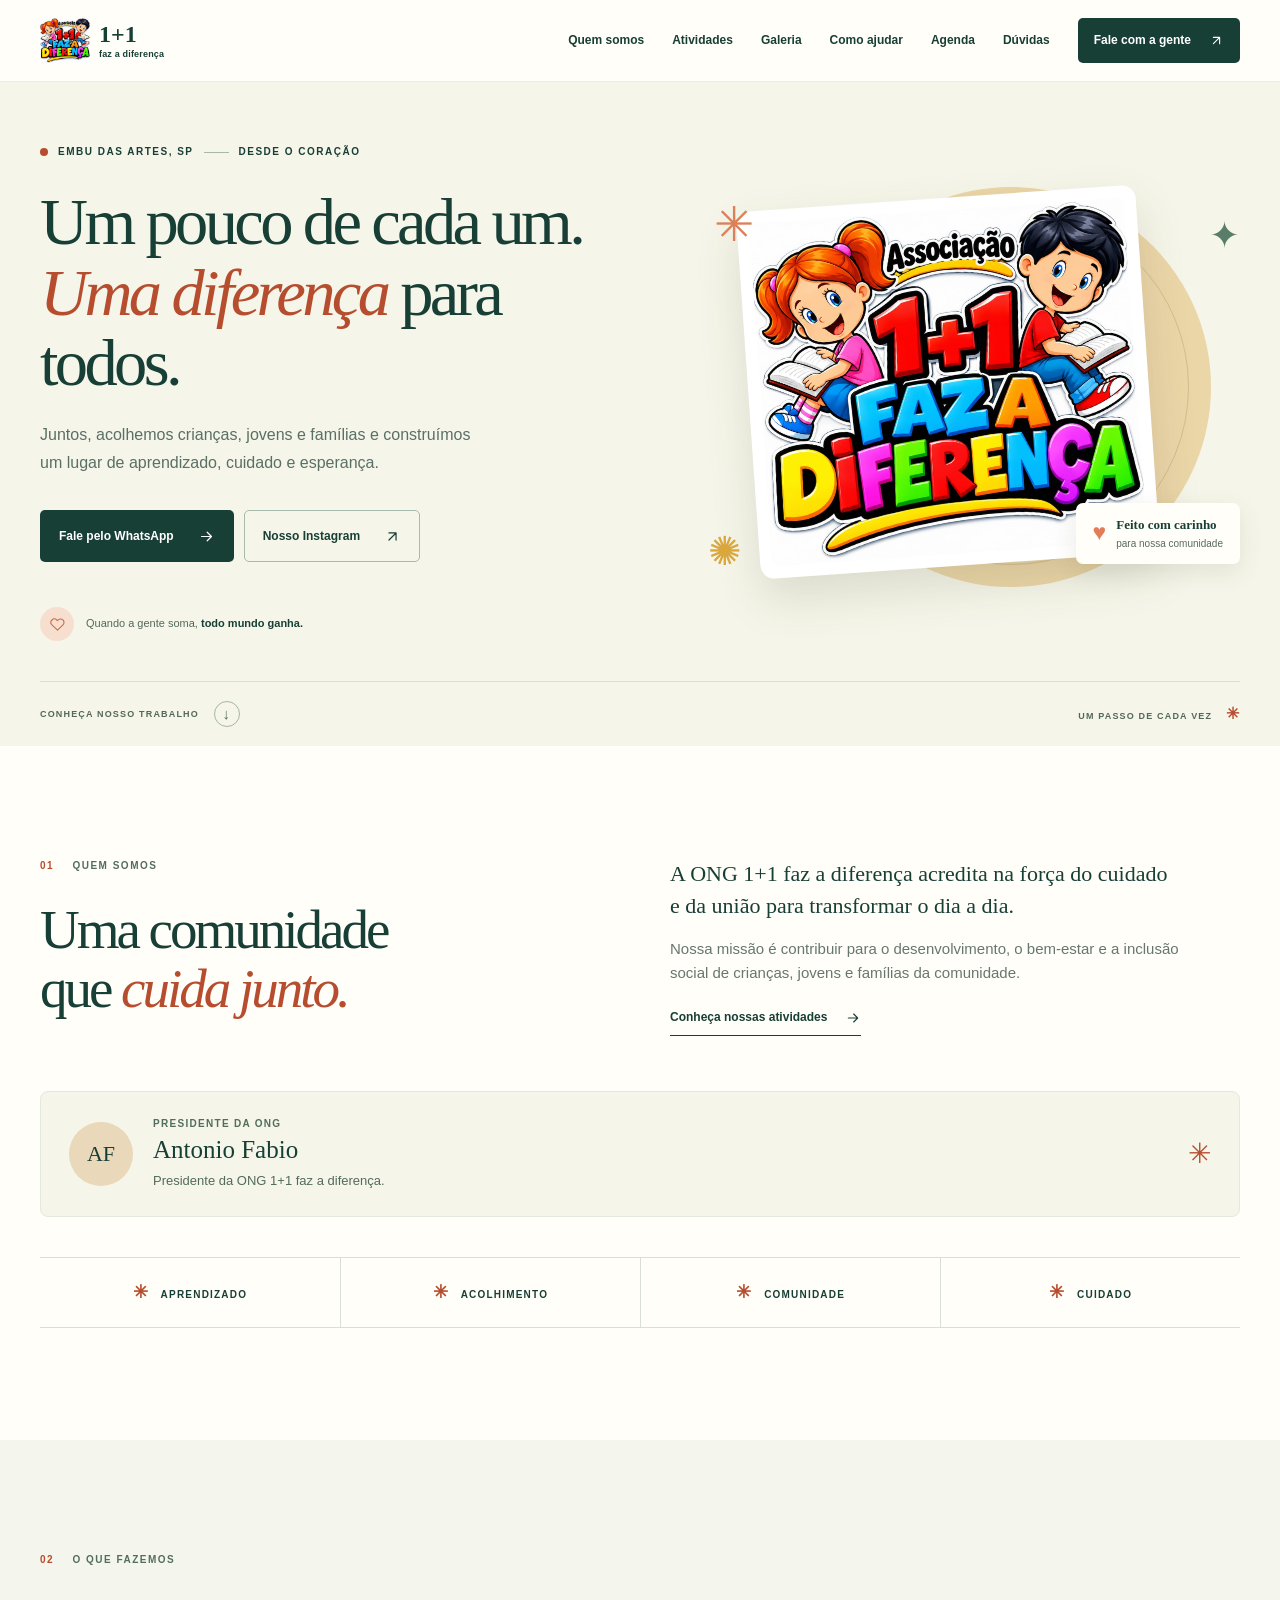
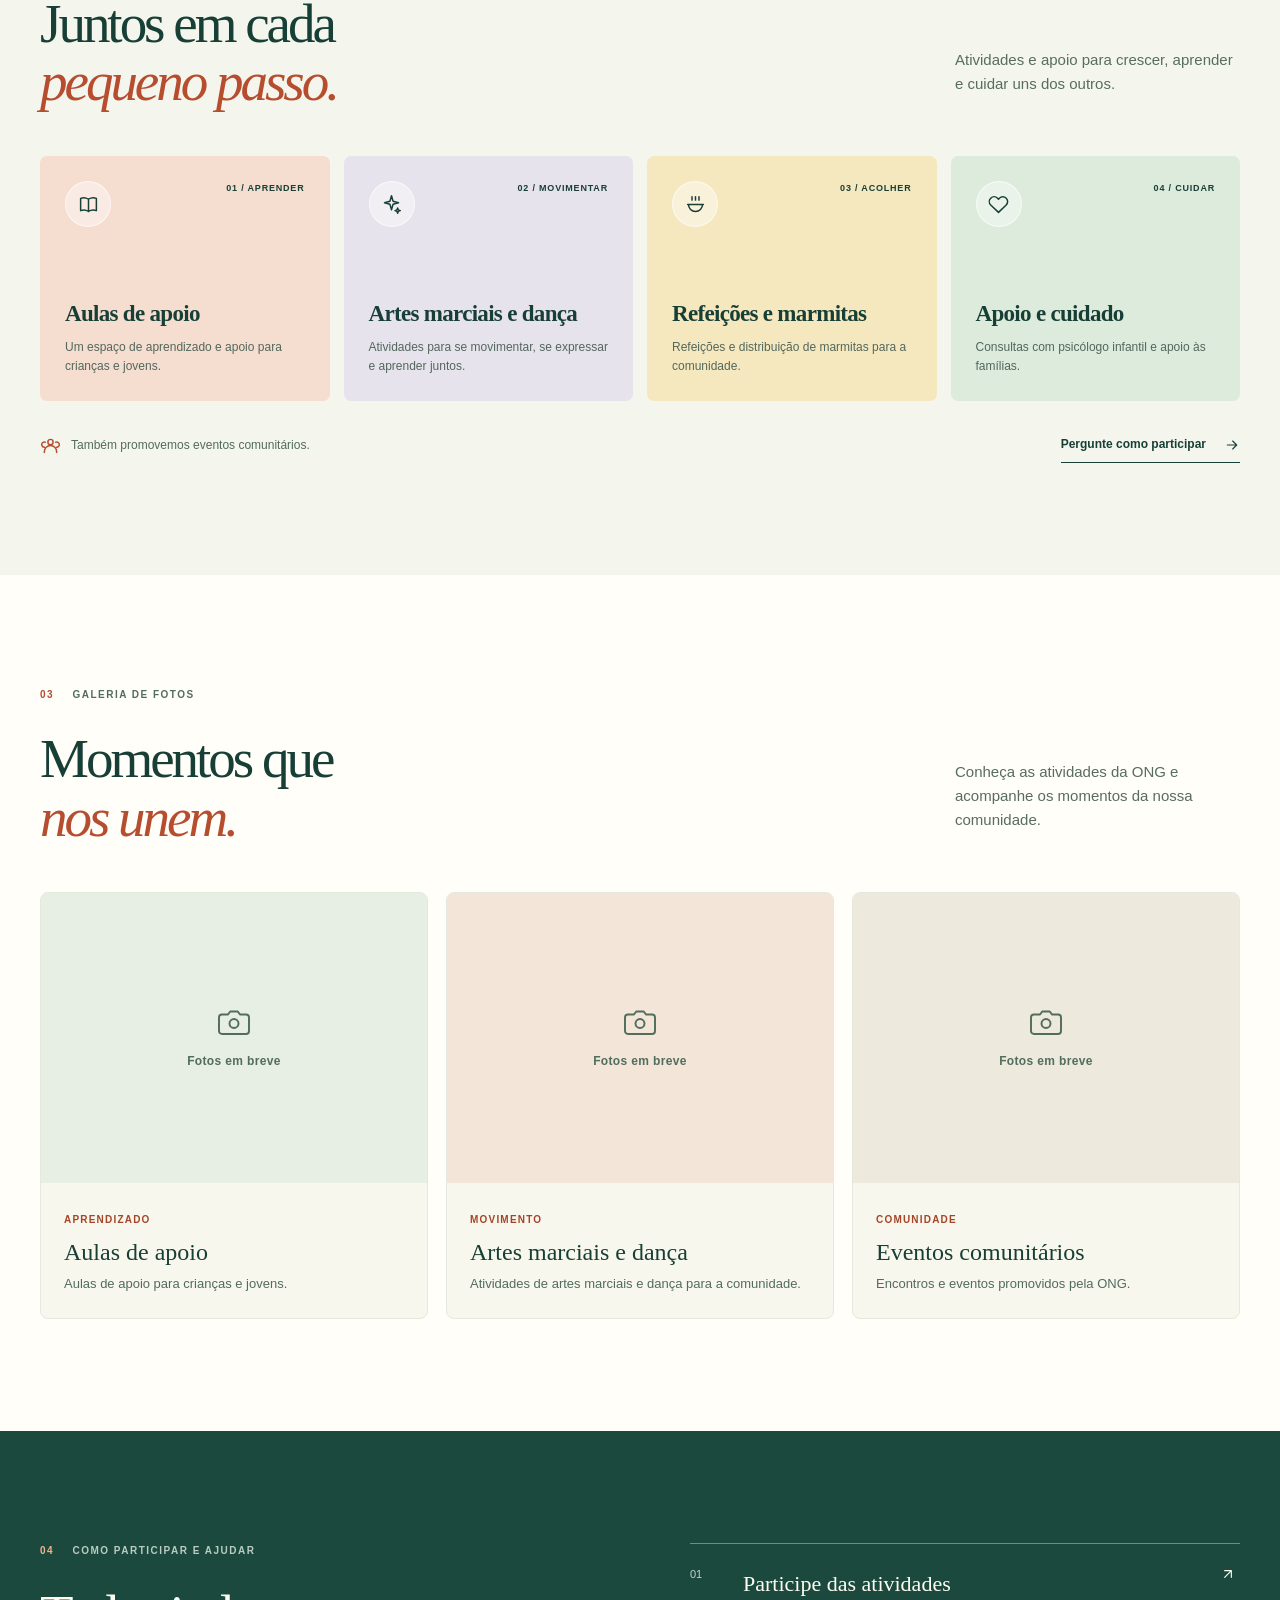
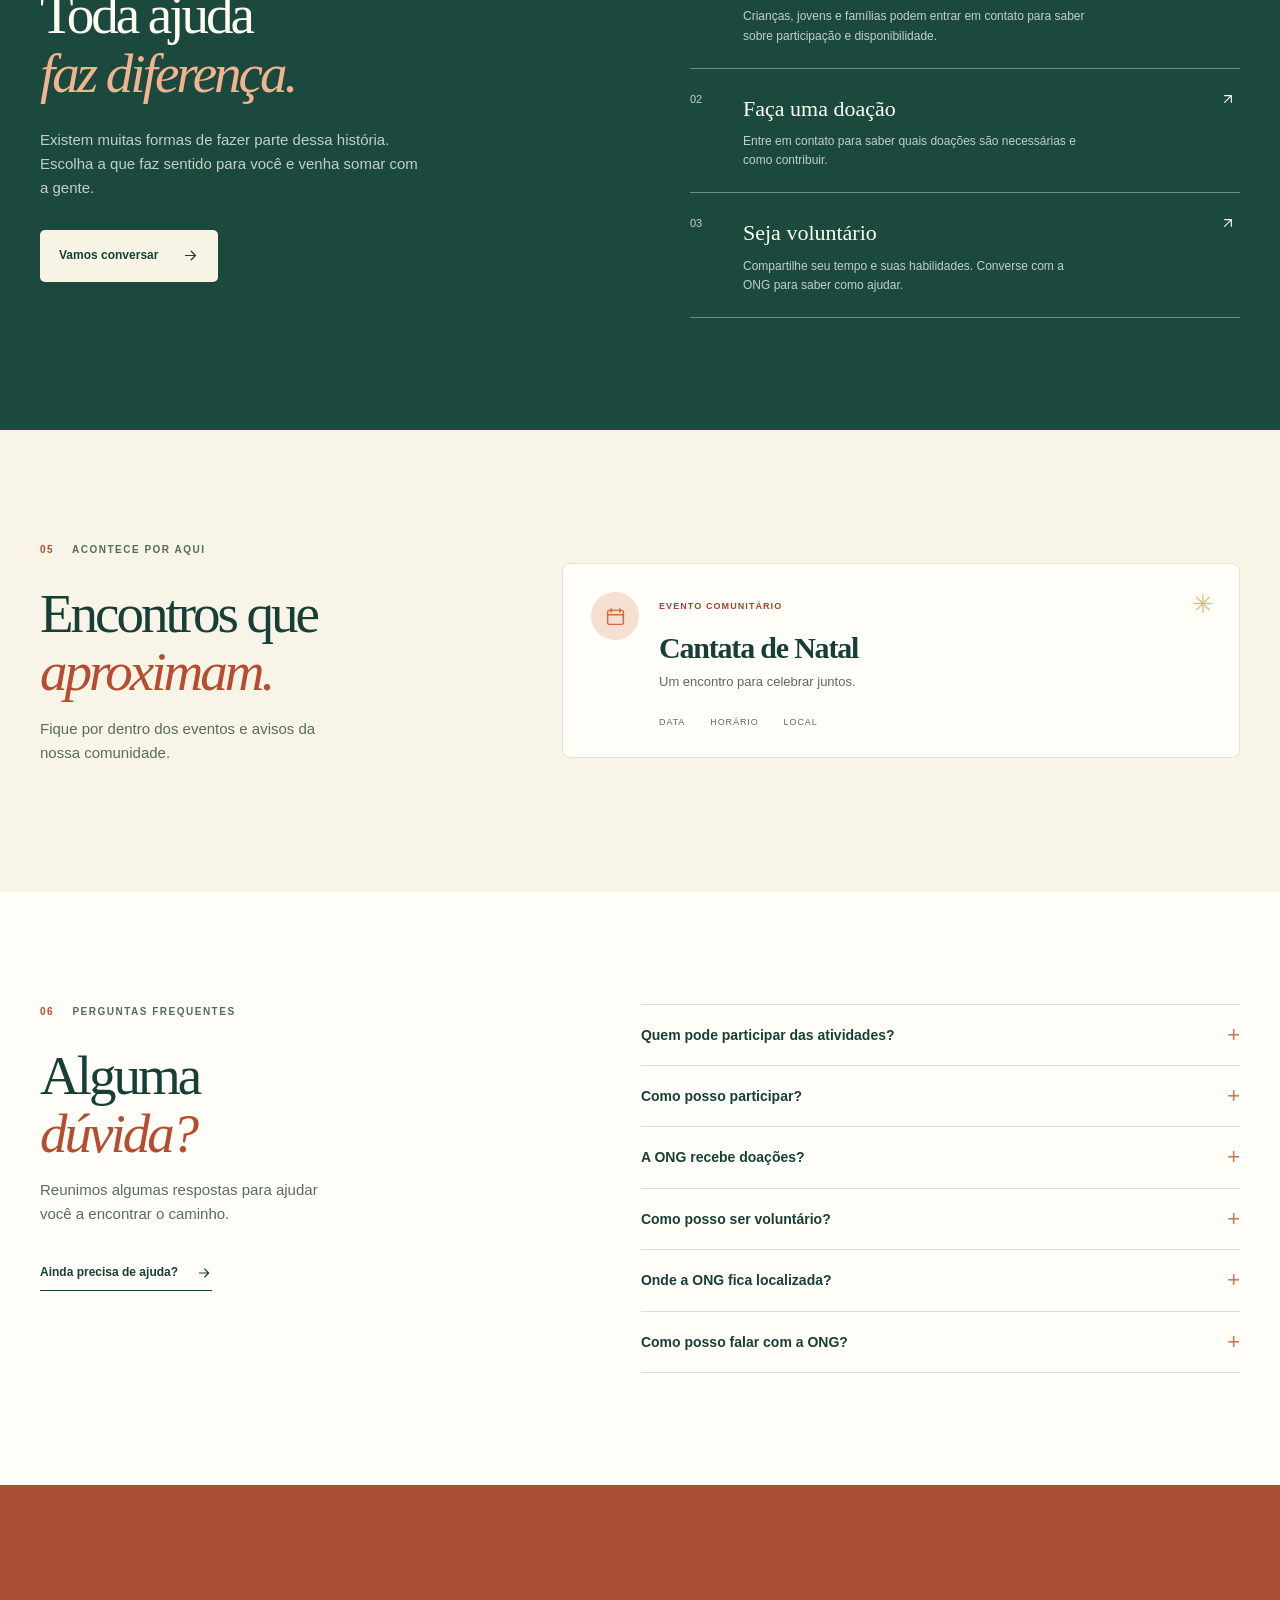
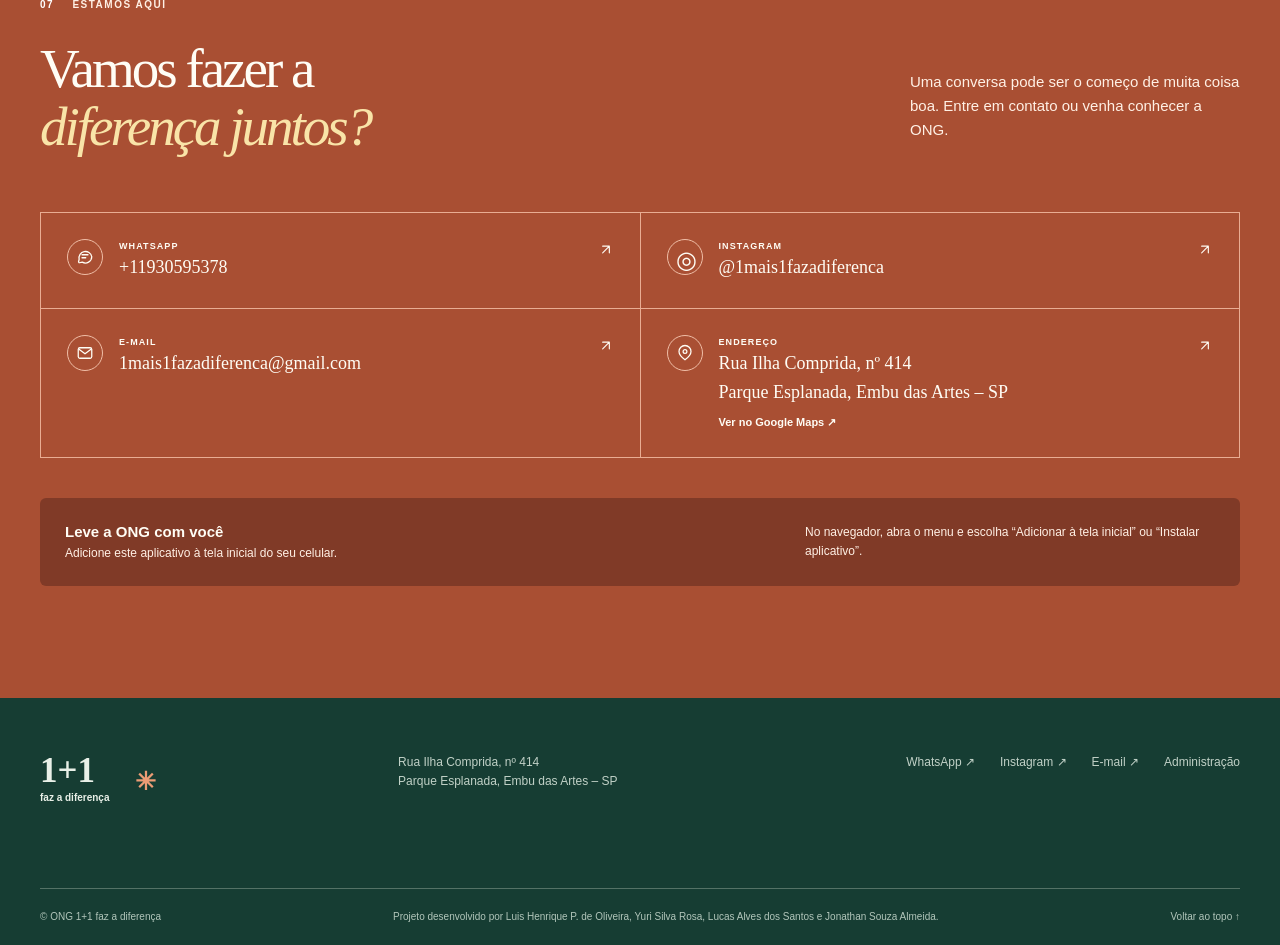
<file: index.html>
<!doctype html>
<html lang="pt-BR"><head>
  <meta charset="utf-8">
  <meta name="viewport" content="width=device-width, initial-scale=1">
  <meta name="theme-color" content="#183f36">
  <meta name="description" content="Conheça as atividades, formas de ajudar e canais de contato da ONG 1+1 faz a diferença em Embu das Artes.">
  <link rel="manifest" href="manifest.json">
  <link rel="icon" href="assets/icon-192.png" type="image/png">
  <link rel="apple-touch-icon" href="assets/icon-192.png">
  <link rel="stylesheet" href="style.css">
  <title>1+1 faz a diferença | Juntos pela comunidade</title>
  <script src="script.js" defer=""></script>
</head>
<body>
  <svg class="svg-defs" xmlns="http://www.w3.org/2000/svg" aria-hidden="true">
    <symbol id="i-arrow" viewBox="0 0 24 24"><path d="M5 12h14M13 6l6 6-6 6"></path></symbol>
    <symbol id="i-up-right" viewBox="0 0 24 24"><path d="M7 17 17 7M7 7h10v10"></path></symbol>
    <symbol id="i-heart" viewBox="0 0 24 24"><path d="M20.8 4.8a5.5 5.5 0 0 0-7.8 0L12 5.9l-1.1-1.1a5.5 5.5 0 0 0-7.8 7.8L12 21l8.8-8.4a5.5 5.5 0 0 0 0-7.8Z"></path></symbol>
    <symbol id="i-book" viewBox="0 0 24 24"><path d="M12 20c-3-2-6-2-9-1V5c3-1 6-1 9 1m0 14c3-2 6-2 9-1V5c-3-1-6-1-9 1m0 14V6"></path></symbol>
    <symbol id="i-spark" viewBox="0 0 24 24"><path d="m12 2 1.8 6.2L20 10l-6.2 1.8L12 18l-1.8-6.2L4 10l6.2-1.8L12 2ZM19 16l.8 2.2L22 19l-2.2.8L19 22l-.8-2.2L16 19l2.2-.8L19 16Z"></path></symbol>
    <symbol id="i-food" viewBox="0 0 24 24"><path d="M4 12h16a8 8 0 0 1-16 0ZM3 12h18M8 3v4M12 3v4M16 3v4"></path></symbol>
    <symbol id="i-people" viewBox="0 0 24 24"><circle cx="12" cy="8" r="3"></circle><path d="M5 20v-1a7 7 0 0 1 14 0v1M5 14a3 3 0 1 1 1-5.8M19 14a3 3 0 1 0-1-5.8"></path></symbol>
    <symbol id="i-pin" viewBox="0 0 24 24"><path d="M20 10c0 5-8 11-8 11S4 15 4 10a8 8 0 1 1 16 0Z"></path><circle cx="12" cy="10" r="2.5"></circle></symbol>
    <symbol id="i-chat" viewBox="0 0 24 24"><path d="M21 11.5a8.5 8.5 0 0 1-12.7 7.4L3 20l1.2-5A8.5 8.5 0 1 1 21 11.5Z"></path><path d="M8 9h8M8 13h5"></path></symbol>
    <symbol id="i-mail" viewBox="0 0 24 24"><rect x="3" y="5" width="18" height="14" rx="2"></rect><path d="m4 7 8 6 8-6"></path></symbol>
    <symbol id="i-camera" viewBox="0 0 24 24"><path d="M4 7h4l1.5-2h5L16 7h4a2 2 0 0 1 2 2v9a2 2 0 0 1-2 2H4a2 2 0 0 1-2-2V9a2 2 0 0 1 2-2Z"></path><circle cx="12" cy="13" r="3"></circle></symbol>
    <symbol id="i-calendar" viewBox="0 0 24 24"><rect x="3" y="5" width="18" height="16" rx="2"></rect><path d="M7 3v4M17 3v4M3 10h18"></path></symbol>
  </svg>
  <a class="skip-link" href="#conteudo">Pular para o conteúdo</a>
  <header class="site-header">
    <div class="header-inner wrap">
      <a class="brand" href="#inicio" aria-label="1+1 faz a diferença, início"><img src="assets/logo-ong.jpeg" alt=""><span>1+1 <small>faz a diferença</small></span></a>
      <button class="menu-toggle" type="button" aria-expanded="false" aria-controls="menu-principal"><span></span><span></span><span class="sr-only">Abrir menu</span></button>
      <nav class="nav" id="menu-principal" aria-label="Navegação principal">
        <a href="#sobre">Quem somos</a><a href="#atividades">Atividades</a><a href="#galeria">Galeria</a><a href="#ajudar">Como ajudar</a><a href="#agenda">Agenda</a><a href="#duvidas">Dúvidas</a>
        <a class="nav-contact" href="#contato">Fale com a gente <svg><use href="#i-up-right"></use></svg></a>
      </nav>
    </div>
  </header>
  <main id="conteudo">
    <section class="hero" id="inicio">
      <div class="wrap hero-grid">
        <div class="hero-copy">
          <div class="eyebrow"><span class="eyebrow-dot"></span> EMBU DAS ARTES, SP <span class="eyebrow-line"></span> DESDE O CORAÇÃO</div>
          <h1>Um pouco de cada um.<br><em>Uma diferença</em> para todos.</h1>
          <p>Juntos, acolhemos crianças, jovens e famílias e construímos um lugar de aprendizado, cuidado e esperança.</p>
          <div class="hero-actions"><a class="button button-dark" href="https://wa.me/11930595378" target="_blank" rel="noopener noreferrer">Fale pelo WhatsApp <svg><use href="#i-arrow"></use></svg></a><a class="button button-outline" href="https://instagram.com/1mais1fazadiferenca" target="_blank" rel="noopener noreferrer">Nosso Instagram <svg><use href="#i-up-right"></use></svg></a></div>
          <div class="hero-note"><span class="note-icon"><svg><use href="#i-heart"></use></svg></span><span>Quando a gente soma, <strong>todo mundo ganha.</strong></span></div>
        </div>
        <div class="hero-art">
          <div class="art-circle"></div><span class="art-doodle doodle-one">✳</span><span class="art-doodle doodle-two">✦</span><span class="art-doodle doodle-three">✺</span>
          <div class="logo-card"><img src="assets/logo-ong.jpeg" alt="Associação 1+1 faz a diferença: ilustração de duas crianças com livros"></div>
          <div class="art-label"><span>♥</span><div>Feito com carinho<small>para nossa comunidade</small></div></div>
        </div>
      </div>
      <div class="hero-bottom wrap"><span>CONHEÇA NOSSO TRABALHO</span><a href="#sobre" aria-label="Conheça nosso trabalho">↓</a><span>UM PASSO DE CADA VEZ <b>✳</b></span></div>
    </section>
    <section class="intro section" id="sobre">
      <div class="wrap intro-grid"><div><p class="section-kicker"><span>01</span> QUEM SOMOS</p><h2>Uma comunidade<br>que <em>cuida junto.</em></h2></div><div class="intro-copy"><p>A ONG <strong>1+1 faz a diferença</strong> acredita na força do cuidado e da união para transformar o dia a dia.</p><p>Nossa missão é contribuir para o desenvolvimento, o bem-estar e a inclusão social de crianças, jovens e famílias da comunidade.</p><a class="text-link" href="#atividades">Conheça nossas atividades <svg><use href="#i-arrow"></use></svg></a></div></div>
      <div class="wrap president-card" aria-labelledby="presidente-nome">
        <div class="president-mark" aria-hidden="true">AF</div>
        <div><p class="president-label">PRESIDENTE DA ONG</p><h3 id="presidente-nome">Antonio Fabio</h3><p>Presidente da ONG 1+1 faz a diferença.</p></div>
        <span class="president-decoration" aria-hidden="true">✳</span>
      </div>
      <div class="wrap values"><div><span>✳</span> APRENDIZADO</div><div><span>✳</span> ACOLHIMENTO</div><div><span>✳</span> COMUNIDADE</div><div><span>✳</span> CUIDADO</div></div>
    </section>
    <section class="activities section" id="atividades">
      <div class="wrap"><div class="section-head"><div><p class="section-kicker"><span>02</span> O QUE FAZEMOS</p><h2>Juntos em cada<br><em>pequeno passo.</em></h2></div><p>Atividades e apoio para crescer, aprender e cuidar uns dos outros.</p></div>
        <div class="activity-grid">
          <article class="activity-card peach"><div class="card-top"><span class="icon-box"><svg><use href="#i-book"></use></svg></span><span>01 / APRENDER</span></div><h3>Aulas de apoio</h3><p>Um espaço de aprendizado e apoio para crianças e jovens.</p></article>
          <article class="activity-card lavender"><div class="card-top"><span class="icon-box"><svg><use href="#i-spark"></use></svg></span><span>02 / MOVIMENTAR</span></div><h3>Artes marciais e dança</h3><p>Atividades para se movimentar, se expressar e aprender juntos.</p></article>
          <article class="activity-card yellow"><div class="card-top"><span class="icon-box"><svg><use href="#i-food"></use></svg></span><span>03 / ACOLHER</span></div><h3>Refeições e marmitas</h3><p>Refeições e distribuição de marmitas para a comunidade.</p></article>
          <article class="activity-card mint"><div class="card-top"><span class="icon-box"><svg><use href="#i-heart"></use></svg></span><span>04 / CUIDAR</span></div><h3>Apoio e cuidado</h3><p>Consultas com psicólogo infantil e apoio às famílias.</p></article>
        </div>
        <div class="activity-foot"><span><svg><use href="#i-people"></use></svg> Também promovemos eventos comunitários.</span><a class="text-link" href="https://wa.me/11930595378" target="_blank" rel="noopener noreferrer">Pergunte como participar <svg><use href="#i-arrow"></use></svg></a></div>
      </div>
    </section>
    <section class="gallery section" id="galeria">
      <div class="wrap">
        <div class="section-head"><div><p class="section-kicker"><span>03</span> GALERIA DE FOTOS</p><h2>Momentos que<br><em>nos unem.</em></h2></div><p>Conheça as atividades da ONG e acompanhe os momentos da nossa comunidade.</p></div>
        <div class="gallery-grid">
          <!-- Para adicionar uma foto, substitua o bloco gallery-placeholder por uma imagem. Veja o README. -->
          <article class="gallery-card"><div class="gallery-placeholder"><svg aria-hidden="true"><use href="#i-camera"></use></svg><span>Fotos em breve</span></div><div class="gallery-copy"><span>APRENDIZADO</span><h3>Aulas de apoio</h3><p>Aulas de apoio para crianças e jovens.</p></div></article>
          <article class="gallery-card"><div class="gallery-placeholder"><svg aria-hidden="true"><use href="#i-camera"></use></svg><span>Fotos em breve</span></div><div class="gallery-copy"><span>MOVIMENTO</span><h3>Artes marciais e dança</h3><p>Atividades de artes marciais e dança para a comunidade.</p></div></article>
          <article class="gallery-card"><div class="gallery-placeholder"><svg aria-hidden="true"><use href="#i-camera"></use></svg><span>Fotos em breve</span></div><div class="gallery-copy"><span>COMUNIDADE</span><h3>Eventos comunitários</h3><p>Encontros e eventos promovidos pela ONG.</p></div></article>
        </div>
      </div>
    </section>
    <section class="help section" id="ajudar"><div class="wrap help-grid"><div><p class="section-kicker light"><span>04</span> COMO PARTICIPAR E AJUDAR</p><h2>Toda ajuda<br><em>faz diferença.</em></h2><p class="help-lead">Existem muitas formas de fazer parte dessa história. Escolha a que faz sentido para você e venha somar com a gente.</p><a class="button button-cream" href="https://wa.me/11930595378" target="_blank" rel="noopener noreferrer">Vamos conversar <svg><use href="#i-arrow"></use></svg></a></div><div class="help-list"><article><span>01</span><div><h3>Participe das atividades</h3><p>Crianças, jovens e famílias podem entrar em contato para saber sobre participação e disponibilidade.</p></div><svg><use href="#i-up-right"></use></svg></article><article><span>02</span><div><h3>Faça uma doação</h3><p>Entre em contato para saber quais doações são necessárias e como contribuir.</p></div><svg><use href="#i-up-right"></use></svg></article><article><span>03</span><div><h3>Seja voluntário</h3><p>Compartilhe seu tempo e suas habilidades. Converse com a ONG para saber como ajudar.</p></div><svg><use href="#i-up-right"></use></svg></article></div></div></section>
    <section class="agenda section" id="agenda"><div class="wrap agenda-grid"><div><p class="section-kicker"><span>05</span> ACONTECE POR AQUI</p><h2>Encontros que<br><em>aproximam.</em></h2><p>Fique por dentro dos eventos e avisos da nossa comunidade.</p></div><article class="event-card"><div class="event-icon"><svg><use href="#i-calendar"></use></svg></div><div class="event-content"><span class="event-tag">EVENTO COMUNITÁRIO</span><h3>Cantata de Natal</h3><p>Um encontro para celebrar juntos.</p><div class="event-details"><span>DATA <strong></strong></span><span>HORÁRIO <strong></strong></span><span>LOCAL <strong></strong></span></div></div><span class="event-star">✳</span></article></div></section>
    <section class="faq section" id="duvidas"><div class="wrap faq-grid"><div><p class="section-kicker"><span>06</span> PERGUNTAS FREQUENTES</p><h2>Alguma<br><em>dúvida?</em></h2><p>Reunimos algumas respostas para ajudar você a encontrar o caminho.</p><a class="text-link" href="https://wa.me/11930595378" target="_blank" rel="noopener noreferrer">Ainda precisa de ajuda? <svg><use href="#i-arrow"></use></svg></a></div><div class="faq-list">
      <details><summary>Quem pode participar das atividades?<span>+</span></summary><p>As atividades são voltadas a crianças e jovens. Famílias também podem entrar em contato para conhecer o apoio oferecido.</p></details>
      <details><summary>Como posso participar?<span>+</span></summary><p>Fale com a ONG pelo WhatsApp para saber sobre as atividades, horários e disponibilidade.</p></details>
      <details><summary>A ONG recebe doações?<span>+</span></summary><p>Sim. Entre em contato para saber quais doações são necessárias e como contribuir.</p></details>
      <details><summary>Como posso ser voluntário?<span>+</span></summary><p>Envie uma mensagem pelo WhatsApp contando que você gostaria de ajudar como voluntário.</p></details>
      <details><summary>Onde a ONG fica localizada?<span>+</span></summary><p>Na Rua Ilha Comprida, nº 414, Parque Esplanada, Embu das Artes – SP.</p></details>
      <details><summary>Como posso falar com a ONG?<span>+</span></summary><p>Você pode falar conosco pelo WhatsApp, Instagram ou e-mail. Os links estão na seção de contato abaixo.</p></details>
    </div></div></section>
    <section class="contact section" id="contato"><div class="wrap"><div class="contact-heading"><div><p class="section-kicker light"><span>07</span> ESTAMOS AQUI</p><h2>Vamos fazer a<br><em>diferença juntos?</em></h2></div><p>Uma conversa pode ser o começo de muita coisa boa. Entre em contato ou venha conhecer a ONG.</p></div><div class="contact-grid"><a href="https://wa.me/11930595378" target="_blank" rel="noopener noreferrer"><svg><use href="#i-chat"></use></svg><span>WHATSAPP<strong>+11930595378</strong></span><svg><use href="#i-up-right"></use></svg></a><a href="https://instagram.com/1mais1fazadiferenca" target="_blank" rel="noopener noreferrer"><span class="instagram-icon">◎</span><span>INSTAGRAM<strong>@1mais1fazadiferenca</strong></span><svg><use href="#i-up-right"></use></svg></a><a href="mailto:1mais1fazadiferenca@gmail.com"><svg><use href="#i-mail"></use></svg><span>E-MAIL<strong>1mais1fazadiferenca@gmail.com</strong></span><svg><use href="#i-up-right"></use></svg></a><a href="https://www.google.com/maps/search/?api=1&amp;query=Rua+Ilha+Comprida%2C+414%2C+Parque+Esplanada%2C+Embu+das+Artes+-+SP" target="_blank" rel="noopener noreferrer"><svg><use href="#i-pin"></use></svg><span>ENDEREÇO<strong>Rua Ilha Comprida, nº 414<br>Parque Esplanada, Embu das Artes – SP</strong><small>Ver no Google Maps ↗</small></span><svg><use href="#i-up-right"></use></svg></a></div><div class="install-box"><div><strong>Leve a ONG com você</strong><span>Adicione este aplicativo à tela inicial do seu celular.</span></div><button id="install-button" class="button button-cream" type="button" hidden="">Instalar aplicativo <svg><use href="#i-arrow"></use></svg></button><p id="install-help">No navegador, abra o menu e escolha “Adicionar à tela inicial” ou “Instalar aplicativo”.</p></div></div></section>
  </main>
  <footer><div class="wrap footer-main"><a class="footer-brand" href="#inicio">1+1 <span>faz a diferença</span><i>✳</i></a><p>Rua Ilha Comprida, nº 414<br>Parque Esplanada, Embu das Artes – SP</p><div><a href="https://wa.me/11930595378">WhatsApp ↗</a><a href="https://instagram.com/1mais1fazadiferenca">Instagram ↗</a><a href="mailto:1mais1fazadiferenca@gmail.com">E-mail ↗</a><a href="admin.html">Administração</a></div></div><div class="wrap footer-bottom"><span>© ONG 1+1 faz a diferença</span><span>Projeto desenvolvido por Luis Henrique P. de Oliveira, Yuri Silva Rosa, Lucas Alves dos Santos e Jonathan Souza Almeida.</span><a href="#inicio">Voltar ao topo ↑</a></div></footer>


</body></html>
</file>
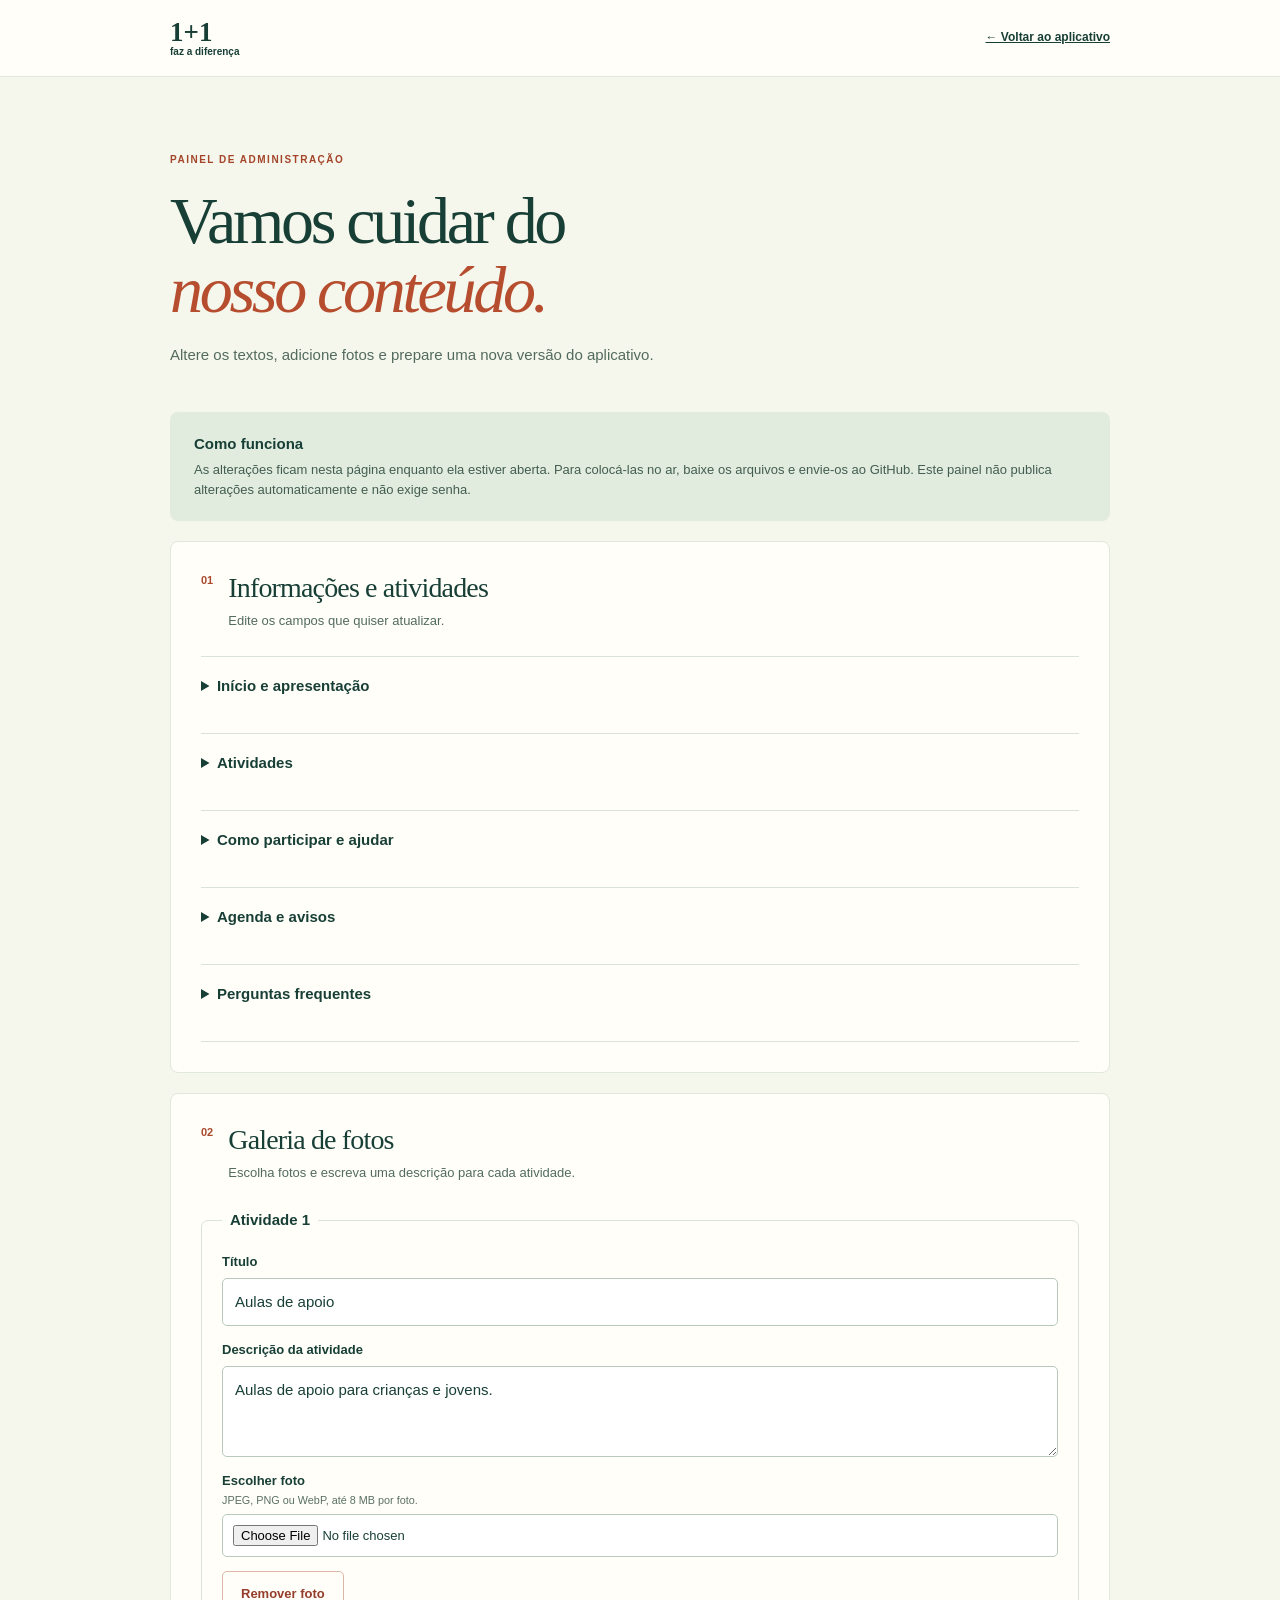
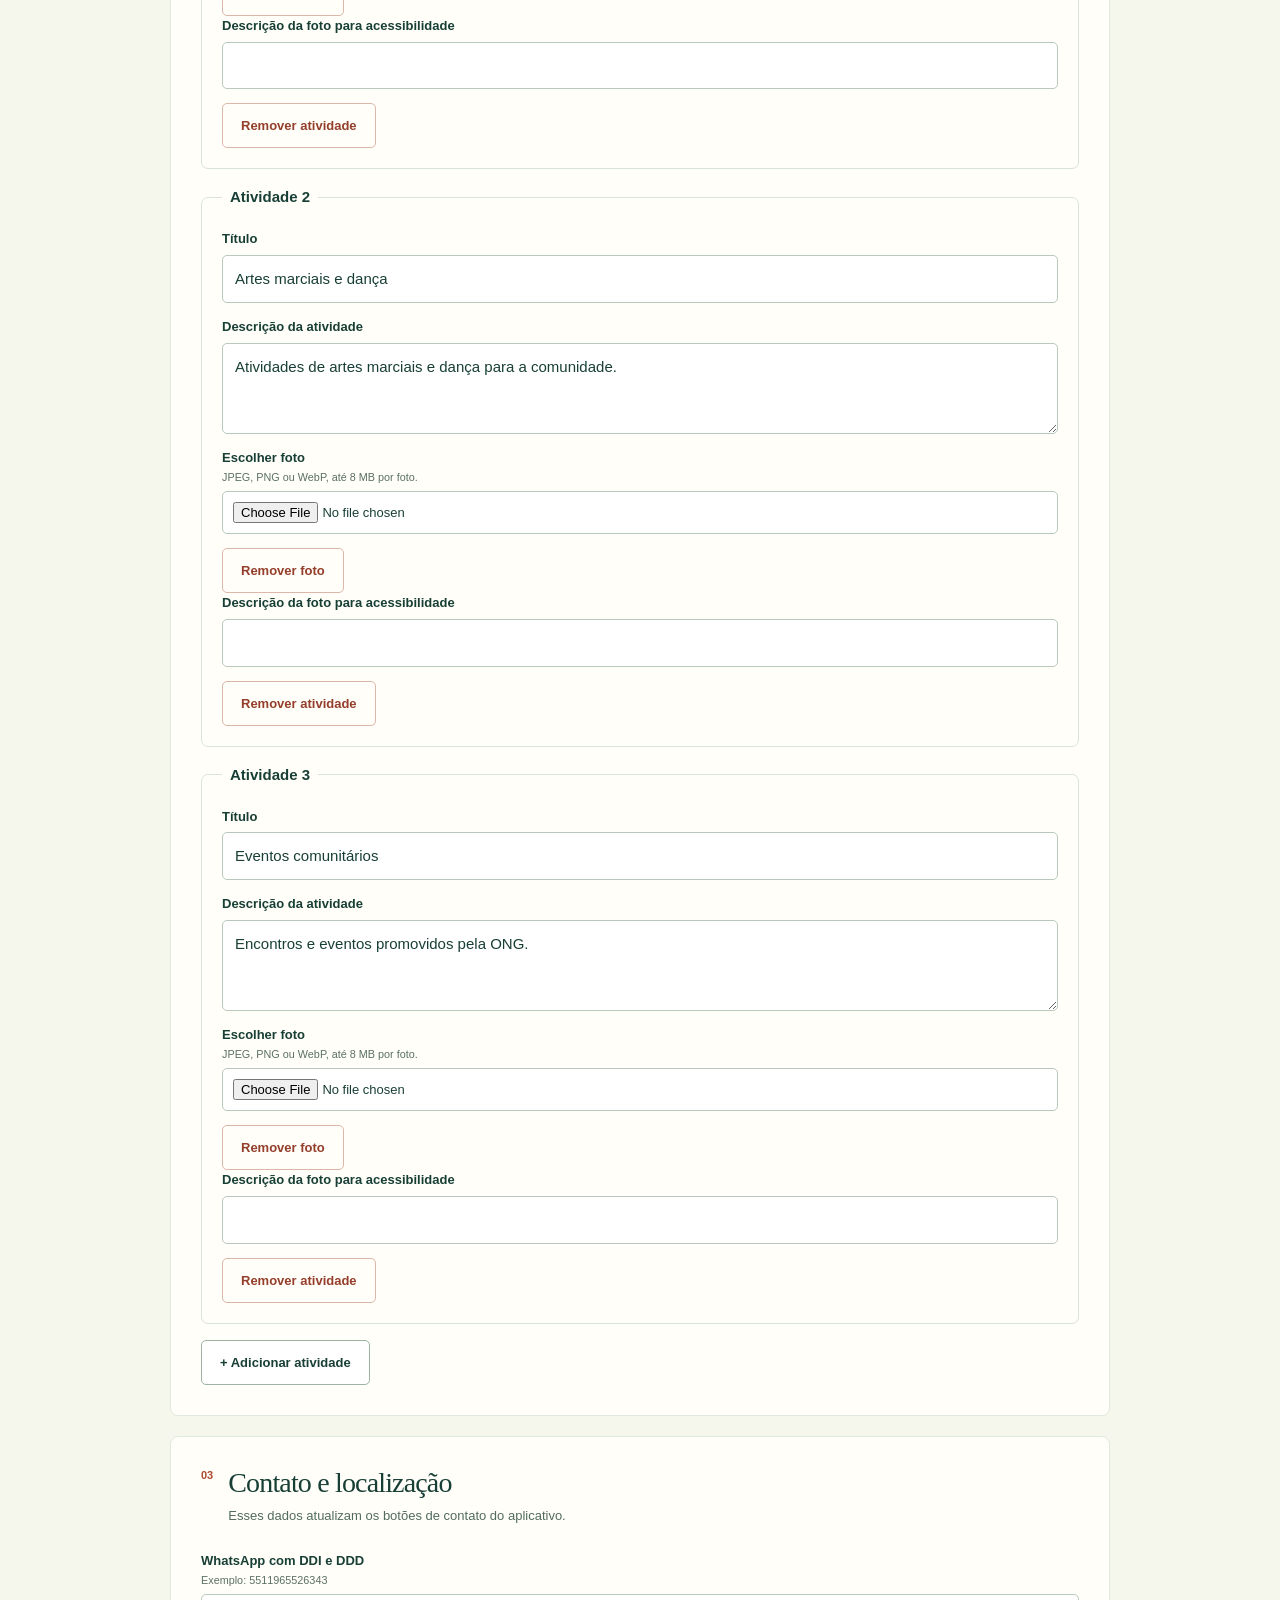
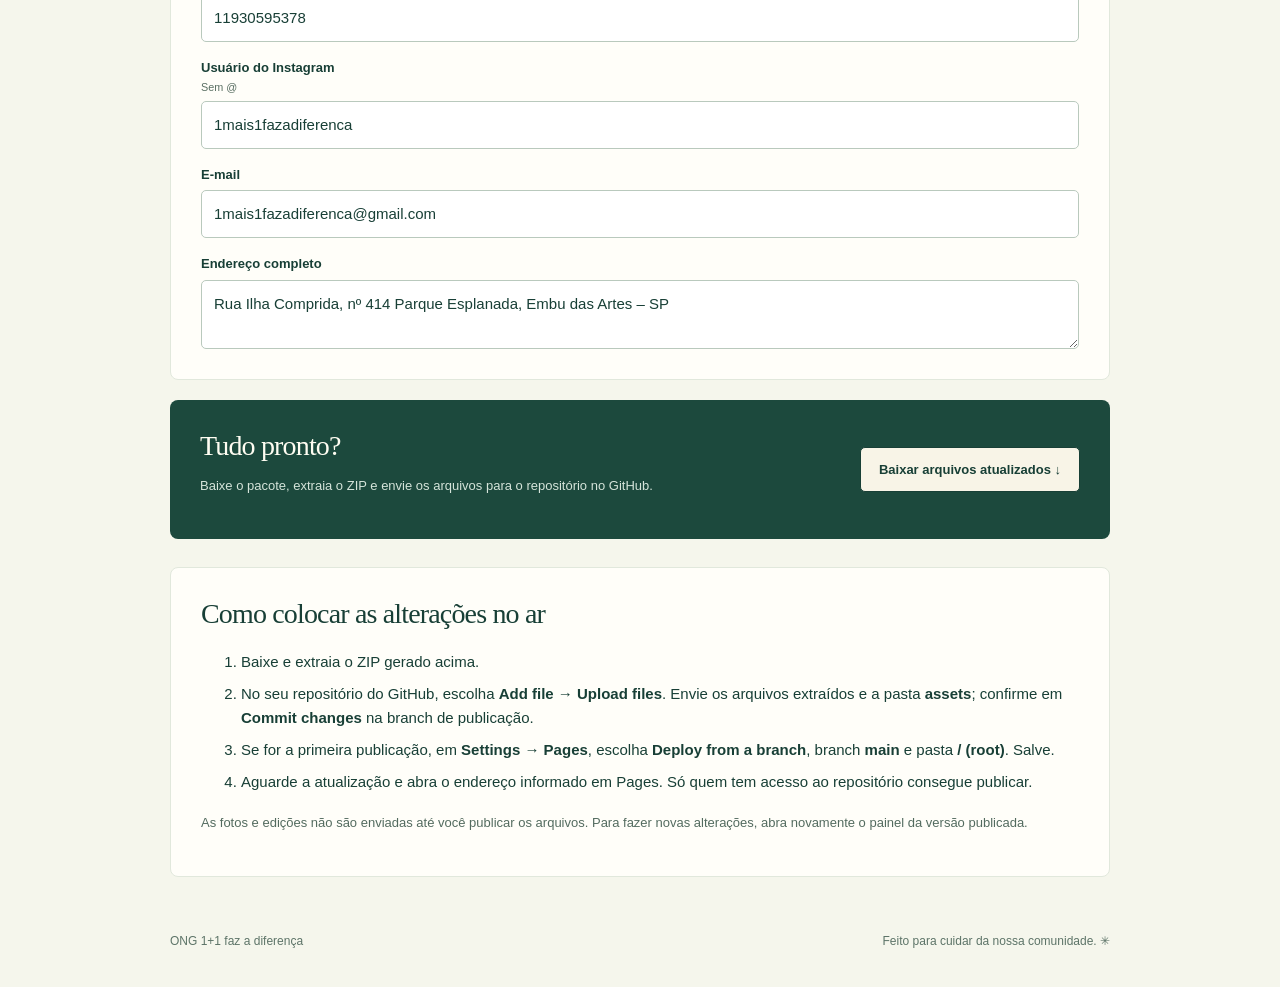
<file: admin.html>
<!doctype html>
<html lang="pt-BR">
<head>
  <meta charset="utf-8">
  <meta name="viewport" content="width=device-width, initial-scale=1">
  <meta name="theme-color" content="#183f36">
  <title>Administração | ONG 1+1 faz a diferença</title>
  <link rel="stylesheet" href="admin.css">
  <script src="admin.js" defer></script>
</head>
<body>
  <header><div class="wrap header-inner"><a class="brand" href="index.html">1+1 <span>faz a diferença</span></a><a class="back" href="index.html">← Voltar ao aplicativo</a></div></header>
  <main class="wrap">
    <div class="intro"><p class="eyebrow">PAINEL DE ADMINISTRAÇÃO</p><h1>Vamos cuidar do<br><em>nosso conteúdo.</em></h1><p>Altere os textos, adicione fotos e prepare uma nova versão do aplicativo.</p></div>
    <div class="notice"><strong>Como funciona</strong><p>As alterações ficam nesta página enquanto ela estiver aberta. Para colocá-las no ar, baixe os arquivos e envie-os ao GitHub. Este painel não publica alterações automaticamente e não exige senha.</p></div>
    <div id="status" role="status" aria-live="polite">Carregando informações do aplicativo…</div>
    <form id="editor" hidden>
      <section class="panel"><div class="panel-heading"><span>01</span><div><h2>Informações e atividades</h2><p>Edite os campos que quiser atualizar.</p></div></div><div id="text-sections"></div></section>
      <section class="panel"><div class="panel-heading"><span>02</span><div><h2>Galeria de fotos</h2><p>Escolha fotos e escreva uma descrição para cada atividade.</p></div></div><div id="gallery-editor"></div><button type="button" id="add-card" class="secondary">+ Adicionar atividade</button></section>
      <section class="panel"><div class="panel-heading"><span>03</span><div><h2>Contato e localização</h2><p>Esses dados atualizam os botões de contato do aplicativo.</p></div></div><div class="fields">
        <label>WhatsApp com DDI e DDD <small>Exemplo: 5511965526343</small><input id="phone" type="tel" inputmode="numeric" required></label>
        <label>Usuário do Instagram <small>Sem @</small><input id="instagram" type="text" required></label>
        <label>E-mail<input id="email" type="email" required></label>
        <label>Endereço completo<textarea id="address" rows="2" required></textarea></label>
      </div></section>
      <div class="finish"><div><h2>Tudo pronto?</h2><p>Baixe o pacote, extraia o ZIP e envie os arquivos para o repositório no GitHub.</p></div><button type="submit" id="download" class="primary">Baixar arquivos atualizados ↓</button></div>
    </form>
    <section class="publish"><h2>Como colocar as alterações no ar</h2><ol><li>Baixe e extraia o ZIP gerado acima.</li><li>No seu repositório do GitHub, escolha <strong>Add file → Upload files</strong>. Envie os arquivos extraídos e a pasta <strong>assets</strong>; confirme em <strong>Commit changes</strong> na branch de publicação.</li><li>Se for a primeira publicação, em <strong>Settings → Pages</strong>, escolha <strong>Deploy from a branch</strong>, branch <strong>main</strong> e pasta <strong>/ (root)</strong>. Salve.</li><li>Aguarde a atualização e abra o endereço informado em Pages. Só quem tem acesso ao repositório consegue publicar.</li></ol><p>As fotos e edições não são enviadas até você publicar os arquivos. Para fazer novas alterações, abra novamente o painel da versão publicada.</p></section>
  </main>
  <footer class="wrap">ONG 1+1 faz a diferença <span>Feito para cuidar da nossa comunidade. ✳</span></footer>
</body>
</html>
</file>
<file: style.css>
:root{--ink:#183f36;--cream:#f8f7ed;--orange:#b64d2e;--muted:#5d7068;--line:#d8dfd5;--sans:'Trebuchet MS',Arial,sans-serif;--serif:Georgia,'Times New Roman',serif}*{box-sizing:border-box}html{scroll-behavior:smooth}body{margin:0;color:var(--ink);background:var(--cream);font-family:var(--sans);font-size:15px;line-height:1.6}a{color:inherit;text-decoration:none}button{font:inherit}svg{width:21px;height:21px;fill:none;stroke:currentColor;stroke-width:1.7;stroke-linecap:round;stroke-linejoin:round;flex:none}.svg-defs{position:absolute;width:0;height:0;overflow:hidden}.wrap{width:min(1200px,calc(100% - 80px));margin:auto}.section{padding:112px 0}section[id]{scroll-margin-top:78px}.skip-link{position:fixed;z-index:100;top:-80px;left:12px;background:#fff;padding:10px}.skip-link:focus{top:12px}.sr-only{position:absolute;width:1px;height:1px;padding:0;margin:-1px;overflow:hidden;clip:rect(0,0,0,0);white-space:nowrap;border:0}:focus-visible{outline:3px solid #ef8a54;outline-offset:4px}.site-header{height:82px;background:#fffef8;border-bottom:1px solid #eceee4;position:sticky;top:0;z-index:20}.header-inner{height:100%;display:flex;align-items:center;justify-content:space-between;gap:30px}.brand{display:flex;align-items:center;gap:9px;line-height:1;font-family:var(--serif);font-weight:bold;font-size:24px;white-space:nowrap}.brand img{width:50px;height:49px;object-fit:contain}.brand small{display:block;font-family:var(--sans);font-size:9px;letter-spacing:.02em;margin-top:4px}.nav{display:flex;align-items:center;gap:28px;font-size:12px;font-weight:bold}.nav>a:not(.nav-contact):hover,.text-link:hover{color:#c35635}.nav-contact{display:flex;align-items:center;gap:18px;background:var(--ink);color:white;padding:13px 16px;border-radius:5px}.nav-contact svg{width:15px;height:15px}.menu-toggle{display:none}.hero{background:#f5f5e9;overflow:hidden}.hero-grid{min-height:590px;display:grid;grid-template-columns:1fr 1fr;align-items:center;gap:30px}.hero-copy{padding:62px 0 40px}.eyebrow,.section-kicker{font-size:10px;letter-spacing:.15em;font-weight:800}.eyebrow{display:flex;align-items:center;gap:10px}.eyebrow-dot{height:8px;width:8px;border-radius:50%;background:var(--orange)}.eyebrow-line{width:25px;height:1px;background:#a8b9aa}.hero h1,h2{font-family:var(--serif);font-weight:400;letter-spacing:-.055em;line-height:1.06}.hero h1{font-size:clamp(47px,5.2vw,70px);margin:27px 0 22px}.hero h1 em,h2 em{font-weight:400;color:var(--orange)}.hero-copy>p{max-width:440px;color:#5a6f65;font-size:16px;line-height:1.8;margin:0}.hero-actions{display:flex;gap:10px;flex-wrap:wrap;margin-top:32px}.button{border:1px solid transparent;border-radius:5px;display:inline-flex;align-items:center;justify-content:center;gap:24px;padding:15px 18px;font-weight:bold;font-size:12px;cursor:pointer;min-height:52px}.button svg{width:17px;height:17px}.button-dark{background:var(--ink);color:#fff}.button-outline{border-color:#a8b9ad}.button-dark:hover,.nav-contact:hover{background:#2c5b4e}.button-outline:hover{background:#e9eee4}.hero-note{display:flex;align-items:center;gap:12px;margin-top:45px;font-size:11px;color:#53685c}.hero-note strong{color:var(--ink)}.note-icon{display:grid;place-items:center;width:34px;height:34px;background:#f7dfcf;border-radius:50%;color:#ce6a47}.note-icon svg{width:15px;height:15px}.hero-art{height:500px;position:relative;display:grid;place-items:center}.art-circle{position:absolute;width:400px;height:400px;border-radius:50%;background:#ebd6a8;right:5%;top:55px}.art-circle:before{content:'';position:absolute;inset:22px;border:1px solid #d5bd8d;border-radius:50%}.logo-card{position:relative;width:min(400px,90%);transform:rotate(-4deg);padding:12px;background:#fff;border-radius:14px;box-shadow:0 20px 45px #4a4b2c26}.logo-card img{display:block;width:100%;border-radius:7px}.art-doodle{position:absolute;font-family:var(--serif);z-index:2}.doodle-one{top:55px;left:10%;font-size:48px;color:#dc805a}.doodle-two{top:74px;right:0;font-size:37px;color:#597d69}.doodle-three{bottom:48px;left:9%;font-size:40px;color:#d9a73b}.art-label{position:absolute;right:0;bottom:68px;background:#fffef8;border-radius:7px;padding:12px 17px;display:flex;align-items:center;gap:10px;box-shadow:0 8px 25px #4a4b2c1c;font-family:var(--serif);font-weight:bold;font-size:13px}.art-label>span{color:#e27d5a;font-size:23px}.art-label small{display:block;font-family:var(--sans);font-weight:normal;font-size:10px;color:#586b5e}.hero-bottom{border-top:1px solid #d9e0d3;height:65px;display:flex;align-items:center;gap:15px;font-size:9px;letter-spacing:.13em;font-weight:bold;color:#53685b}.hero-bottom>a{border:1px solid #a6b5a7;border-radius:50%;width:26px;height:26px;display:grid;place-items:center;font-size:15px}.hero-bottom>span:last-child{margin-left:auto}.hero-bottom b{color:var(--orange);font-size:16px;margin-left:10px}.section-kicker{margin:0 0 27px;color:#526d5e}.section-kicker span{display:inline-block;color:var(--orange);margin-right:14px}.section h2{font-size:clamp(42px,4.3vw,58px);margin:0}.intro{background:#fffef9}.intro-grid{display:grid;grid-template-columns:1fr 1fr;gap:60px}.intro-copy{max-width:510px}.intro-copy p{color:#67776e;margin:0 0 15px;font-size:15px}.intro-copy p:first-child{font-family:var(--serif);font-size:22px;line-height:1.45;color:var(--ink)}.intro-copy strong{font-weight:400}.text-link{display:inline-flex;align-items:center;gap:18px;font-weight:bold;font-size:12px;border-bottom:1px solid currentColor;padding:8px 0}.text-link svg{width:16px;height:16px}.values{margin-top:85px;border-top:1px solid var(--line);border-bottom:1px solid var(--line);display:grid;grid-template-columns:repeat(4,1fr)}.values div{padding:20px 10px;text-align:center;font-size:10px;font-weight:bold;letter-spacing:.12em}.values div+div{border-left:1px solid var(--line)}.values span{color:var(--orange);font-size:18px;margin-right:8px}.activities{background:#f4f6ed}.section-head{display:flex;justify-content:space-between;align-items:end;margin-bottom:45px;gap:30px}.section-head>p,.agenda-grid>div>p:last-child,.faq-grid>div>p:not(.section-kicker){max-width:285px;color:#586c60}.activity-grid{display:grid;grid-template-columns:repeat(4,1fr);gap:14px}.activity-card{min-height:245px;padding:25px;border-radius:7px;display:flex;flex-direction:column}.peach{background:#f5ddd0}.lavender{background:#e7e3ed}.yellow{background:#f5e8bf}.mint{background:#dcebdc}.card-top{display:flex;justify-content:space-between;align-items:start;gap:8px;font-size:9px;letter-spacing:.09em;font-weight:bold}.icon-box{display:grid;place-items:center;width:46px;height:46px;border:1px solid #ffffff9e;border-radius:50%;background:#ffffff68}.activity-card h3{font-family:var(--serif);font-size:23px;line-height:1.15;letter-spacing:-.03em;margin:auto 0 10px}.activity-card p{font-size:12px;line-height:1.6;margin:0;color:#53675c}.activity-foot{display:flex;justify-content:space-between;align-items:center;gap:20px;margin-top:26px;font-size:12px}.activity-foot>span{display:flex;align-items:center;gap:10px;color:#66796f}.activity-foot>span svg{color:var(--orange)}.help{background:#1c493d;color:#fffdf2}.help-grid{display:grid;grid-template-columns:1fr 1fr;gap:100px}.light{color:#b8ccc0}.help h2 em,.contact h2 em{color:#f1b48f}.help-lead{color:#c1d0c7;max-width:380px;margin:25px 0 30px}.button-cream{background:#f7f4e6;color:var(--ink)}.button-cream:hover{background:#f5dfc8}.help-list article{display:grid;grid-template-columns:35px 1fr 20px;gap:18px;padding:22px 0;border-bottom:1px solid #6d8d7e}.help-list article:first-child{border-top:1px solid #6d8d7e}.help-list article>span{color:#c4d4c9;font-size:11px}.help-list h3{font-family:var(--serif);font-weight:400;font-size:22px;margin:0 0 6px}.help-list p{color:#c1d0c7;font-size:12px;margin:0;max-width:350px}.help-list svg{width:16px;height:16px}.agenda{background:#f8f4e7}.agenda-grid{display:grid;grid-template-columns:.8fr 1.2fr;gap:70px;align-items:center}.event-card{position:relative;background:#fffef9;border:1px solid #e5e3d6;border-radius:8px;padding:28px;display:flex;gap:20px}.event-icon{background:#f5dfd1;border-radius:50%;width:48px;height:48px;display:grid;place-items:center;color:#ca6a46;flex:none}.event-tag{font-size:9px;letter-spacing:.12em;color:#a44529;font-weight:bold}.event-card h3{font-family:var(--serif);font-size:30px;letter-spacing:-.04em;margin:8px 0 0}.event-card p{color:#586b5f;margin:0 0 22px;font-size:13px}.event-details{display:flex;gap:25px;flex-wrap:wrap}.event-details span{font-size:9px;letter-spacing:.1em;color:#586b5f}.event-details strong{display:block;color:var(--ink);font-size:11px;letter-spacing:0}.event-star{position:absolute;right:25px;top:20px;color:#e6ba69;font-size:26px}.faq{background:#fffef9}.faq-grid{display:grid;grid-template-columns:1fr 1.15fr;gap:80px}.faq-grid .text-link{margin-top:14px}.faq-list{border-top:1px solid var(--line)}details{border-bottom:1px solid var(--line)}summary{list-style:none;cursor:pointer;padding:19px 0;font-weight:bold;font-size:14px;display:flex;justify-content:space-between;gap:15px}summary::-webkit-details-marker{display:none}summary span{font-size:22px;line-height:1;color:#cb7654;font-weight:normal}details[open] summary span{transform:rotate(45deg)}details p{margin:0 30px 20px 0;color:#687c70;font-size:13px}.contact{background:#a94f33;color:#fffdf5}.contact-heading{display:flex;justify-content:space-between;gap:40px;align-items:end}.contact-heading>p{max-width:330px;color:#fff0e5}.contact .section-kicker{color:#fff0e5}.contact .section-kicker span{color:#fff}.contact h2 em{color:#f9e4a8}.contact-grid{display:grid;grid-template-columns:repeat(2,1fr);gap:1px;background:#e9ad93;margin-top:55px;border:1px solid #e9ad93}.contact-grid>a{display:flex;align-items:flex-start;gap:16px;background:#a94f33;padding:26px;min-width:0}.contact-grid>a:hover{background:#913e27}.contact-grid>a>svg:first-child,.instagram-icon{width:36px;height:36px;border:1px solid #f0bea7;border-radius:50%;padding:8px}.instagram-icon{display:grid;place-items:center;font-size:24px;line-height:1}.contact-grid>a>svg:last-child{width:16px;margin-left:auto}.contact-grid span:not(.instagram-icon){font-size:9px;letter-spacing:.12em;font-weight:bold;min-width:0}.contact-grid strong{display:block;font-family:var(--serif);font-size:18px;font-weight:400;letter-spacing:0;overflow-wrap:anywhere}.contact-grid small{display:block;font-size:11px;letter-spacing:0;margin-top:7px}.install-box{display:flex;align-items:center;gap:20px;justify-content:space-between;margin-top:40px;padding:22px 25px;background:#803a27;border-radius:6px}.install-box strong,.install-box span{display:block}.install-box span,.install-box p{font-size:12px;color:#fff0e5}.install-box p{max-width:410px;margin:0}.install-box .button[hidden]{display:none}footer{background:#163d33;color:#e9f0e8}.footer-main{display:flex;justify-content:space-between;gap:30px;align-items:start;padding-top:55px;padding-bottom:50px}.footer-brand{font-family:var(--serif);font-size:35px;line-height:1;font-weight:bold}.footer-brand span{font-family:var(--sans);font-size:10px;display:block;margin-top:5px}.footer-brand i{font-style:normal;color:#ec9c75;position:relative;left:95px;top:-42px;font-size:25px}.footer-main p,.footer-main div{font-size:12px;color:#c1d1c7;margin:0}.footer-main div{display:flex;gap:25px}.footer-bottom{border-top:1px solid #547266;padding:20px 0;display:flex;gap:25px;justify-content:space-between;font-size:10px;color:#b2c6bb}.footer-bottom span:nth-child(2){max-width:560px;text-align:center}
@media(max-width:1000px){.wrap{width:min(100% - 48px,1200px)}.nav{gap:14px}.hero h1{font-size:52px}.activity-grid{grid-template-columns:repeat(2,1fr)}.activity-card{min-height:220px}.art-circle{width:330px;height:330px;top:90px}.logo-card{width:330px}.help-grid{gap:50px}}
@media(max-width:760px){.site-header{height:70px}.wrap{width:calc(100% - 36px)}.brand img{width:43px;height:43px}.brand{font-size:21px}.menu-toggle{display:flex;flex-direction:column;justify-content:center;gap:6px;width:44px;height:44px;border:1px solid #cdd9ce;background:transparent;border-radius:5px;padding:10px}.menu-toggle span:not(.sr-only){height:2px;background:var(--ink);width:100%}.nav{display:none;position:absolute;top:70px;left:0;right:0;background:#fffef8;padding:15px 18px 22px;box-shadow:0 12px 20px #183f3615;align-items:stretch;flex-direction:column;gap:0}.nav.open{display:flex}.nav>a:not(.nav-contact){padding:12px 3px;border-bottom:1px solid #edf0e9}.nav-contact{margin-top:14px;justify-content:space-between}.hero-grid{display:flex;flex-direction:column;gap:0;min-height:0}.hero-copy{padding:65px 0 10px}.hero h1{font-size:clamp(44px,11vw,58px);margin:23px 0}.hero-copy>p{font-size:15px}.hero-note{margin-top:25px}.hero-art{width:100%;height:380px}.art-circle{width:290px;height:290px;top:43px;right:calc(50% - 145px)}.logo-card{width:275px}.doodle-one{top:30px}.doodle-two{top:40px;right:5%}.doodle-three{bottom:25px}.art-label{bottom:32px;right:2%}.hero-bottom{height:60px}.hero-bottom>span:last-child{display:none}.section{padding:75px 0}.section h2{font-size:44px}.intro-grid,.help-grid,.agenda-grid,.faq-grid{grid-template-columns:1fr;gap:35px}.intro-copy p:first-child{font-size:20px}.values{margin-top:50px;grid-template-columns:repeat(2,1fr)}.values div:nth-child(3){border-left:0;border-top:1px solid var(--line)}.values div:nth-child(4){border-top:1px solid var(--line)}.section-head,.contact-heading{display:block}.section-head>p{margin-top:20px}.activity-grid{gap:10px}.activity-card{padding:18px;min-height:225px}.activity-card h3{font-size:20px}.card-top{font-size:8px}.activity-foot{align-items:flex-start;flex-direction:column}.help-list article{padding:20px 0}.event-card{padding:22px}.event-details{gap:14px}.faq-grid{gap:30px}.contact-heading>p{margin-top:22px}.contact-grid{grid-template-columns:1fr;margin-top:35px}.install-box{align-items:start;flex-direction:column}.footer-main{flex-direction:column}.footer-main div{flex-wrap:wrap}.footer-bottom{flex-direction:column;gap:10px}.footer-bottom span:nth-child(2){text-align:left}}
@media(max-width:380px){.hero-actions .button{width:100%}.activity-grid{grid-template-columns:1fr}.activity-card{min-height:190px}.event-card{gap:12px}.event-details{flex-direction:column;gap:7px}}
@media(prefers-reduced-motion:reduce){html{scroll-behavior:auto}}
/* Contraste dos textos sobre fundos claros e escuros. */
.activity-foot>span{color:#526b5d}.help .section-kicker span{color:#f1b48f}

/* Presidente e galeria */
.president-card{display:flex;align-items:center;gap:20px;margin-top:55px;padding:24px 28px;background:#f5f5e9;border:1px solid #e3e9dc;border-radius:8px}.president-mark{width:64px;height:64px;border-radius:50%;display:grid;place-items:center;background:#e9d8b9;color:#183f36;font-family:var(--serif);font-size:22px;flex:none}.president-card .president-label{font-size:10px;letter-spacing:.13em;font-weight:bold;color:#526d5e;margin:0 0 4px}.president-card h3{font:400 25px/1.15 var(--serif);margin:0}.president-card p:last-child{color:#526b5d;font-size:13px;margin:6px 0 0}.president-decoration{color:#b64d2e;font-size:28px;margin-left:auto}.values{margin-top:40px}
.gallery{background:#fffef9}.gallery-grid{display:grid;grid-template-columns:repeat(3,minmax(0,1fr));gap:18px}.gallery-card{background:#f8f7ed;border:1px solid #e4e9dd;border-radius:8px;overflow:hidden}.gallery-placeholder,.gallery-image{width:100%;aspect-ratio:4/3}.gallery-placeholder{display:flex;flex-direction:column;align-items:center;justify-content:center;gap:12px;background:#e7eee3;color:#526d5e;font-size:12px;font-weight:bold;letter-spacing:.03em}.gallery-card:nth-child(2) .gallery-placeholder{background:#f3e5d8}.gallery-card:nth-child(3) .gallery-placeholder{background:#ede9dd}.gallery-placeholder svg{width:36px;height:36px;stroke-width:1.3}.gallery-image{display:block;object-fit:cover}.gallery-copy{padding:23px}.gallery-copy>span{font-size:10px;letter-spacing:.12em;font-weight:bold;color:#a44529}.gallery-copy h3{font:400 24px/1.2 var(--serif);margin:8px 0}.gallery-copy p{color:#526b5d;font-size:13px;margin:0}
@media(max-width:760px){.gallery-grid{grid-template-columns:1fr}.gallery-placeholder,.gallery-image{aspect-ratio:16/10}.president-card{padding:20px;gap:14px}.president-mark{width:52px;height:52px;font-size:18px}.president-card h3{font-size:22px}}
@media(min-width:761px) and (max-width:900px){.menu-toggle{display:flex;flex-direction:column;justify-content:center;gap:6px;width:44px;height:44px;border:1px solid #cdd9ce;background:transparent;border-radius:5px;padding:10px}.menu-toggle span:not(.sr-only){height:2px;background:var(--ink);width:100%}.nav{display:none;position:absolute;top:82px;left:0;right:0;background:#fffef8;padding:15px 24px 22px;box-shadow:0 12px 20px #183f3615;align-items:stretch;flex-direction:column;gap:0}.nav.open{display:flex}.nav>a:not(.nav-contact){padding:12px 3px;border-bottom:1px solid #edf0e9}.nav-contact{margin-top:14px;justify-content:space-between}}
</file>
<file: admin.css>
:root{--ink:#183f36;--orange:#b64d2e;--muted:#536b5f;--line:#d9e3d9}*{box-sizing:border-box}body{margin:0;background:#f5f6ec;color:var(--ink);font:15px/1.6 'Trebuchet MS',Arial,sans-serif}a{color:inherit}.wrap{width:min(940px,calc(100% - 40px));margin:auto}header{background:#fffef9;border-bottom:1px solid #e2e8dd}.header-inner{min-height:76px;display:flex;align-items:center;justify-content:space-between;gap:15px}.brand{font:bold 27px/1 Georgia,serif;text-decoration:none}.brand span{display:block;font:700 10px/1.2 'Trebuchet MS',sans-serif}.back{font-size:12px;font-weight:bold}.intro{padding:65px 0 30px}.eyebrow{font-weight:bold;font-size:10px;letter-spacing:.15em;color:#a44529}.intro h1{font:400 clamp(43px,6vw,66px)/1.05 Georgia,serif;letter-spacing:-.05em;margin:18px 0}.intro h1 em{color:var(--orange)}.intro>p:last-child{color:var(--muted)}.notice{background:#e1ecdf;border-radius:8px;padding:20px 24px;margin-bottom:20px}.notice p{margin:4px 0 0;color:#435d50;font-size:13px}#status{margin:20px 0;color:#8c3e27;font-weight:bold}.panel,.publish{background:#fffef9;border:1px solid #e1e8dc;border-radius:8px;padding:30px;margin:20px 0}.panel-heading{display:flex;gap:15px;margin-bottom:24px}.panel-heading>span{font-size:11px;color:#aa4b2e;font-weight:bold}.panel-heading h2,.finish h2,.publish h2{font:400 28px/1.15 Georgia,serif;letter-spacing:-.03em;margin:0}.panel-heading p{color:var(--muted);font-size:13px;margin:7px 0 0}details{border-top:1px solid var(--line);padding:0 0 18px}details:last-child{border-bottom:1px solid var(--line)}summary{cursor:pointer;font-weight:bold;padding:17px 0}.fields{display:grid;gap:16px}.fields label,.gallery-entry label{font-size:13px;font-weight:bold;display:block}.fields small,.gallery-entry small{display:block;font-weight:normal;color:#5b7064}input,textarea{display:block;width:100%;padding:12px;margin-top:5px;border:1px solid #b9c9bd;border-radius:5px;background:#fff;color:var(--ink);font:15px/1.45 'Trebuchet MS',Arial,sans-serif}textarea{resize:vertical}input[type=file]{padding:10px;font-size:13px}.gallery-entry{border:1px solid var(--line);border-radius:7px;padding:20px;margin:0 0 16px}.gallery-entry legend{font-weight:bold;padding:0 8px}.gallery-entry label{margin-bottom:14px}.gallery-preview{width:100%;max-width:240px;aspect-ratio:4/3;object-fit:cover;border-radius:5px;display:block;margin-bottom:14px}.secondary,.primary,.remove-card{font:700 13px 'Trebuchet MS',Arial,sans-serif;cursor:pointer;border-radius:5px;padding:14px 18px}.secondary{color:var(--ink);background:#fff;border:1px solid #9cb3a2}.remove-card{background:transparent;color:#943e2b;border:1px solid #dcb6a8}.primary{background:var(--ink);border:1px solid var(--ink);color:white}.primary:disabled{opacity:.6;cursor:wait}.finish{display:flex;align-items:center;justify-content:space-between;gap:20px;background:#1c493d;color:#fffdf2;padding:30px;border-radius:8px}.finish p{font-size:13px;color:#d5e4da;max-width:470px}.finish .primary{background:#f8f4e7;color:var(--ink);white-space:nowrap}.publish{margin-top:28px}.publish li{padding:4px 0}.publish p{color:var(--muted);font-size:13px}footer{padding:35px 0;color:#5d7468;font-size:12px}footer span{float:right}:focus-visible{outline:3px solid #d77950;outline-offset:3px}[hidden]{display:none!important}@media(max-width:600px){.intro{padding-top:45px}.panel,.publish{padding:22px}.finish{align-items:stretch;flex-direction:column}.finish .primary{white-space:normal}.header-inner{min-height:68px}footer span{float:none;display:block}}
</file>
